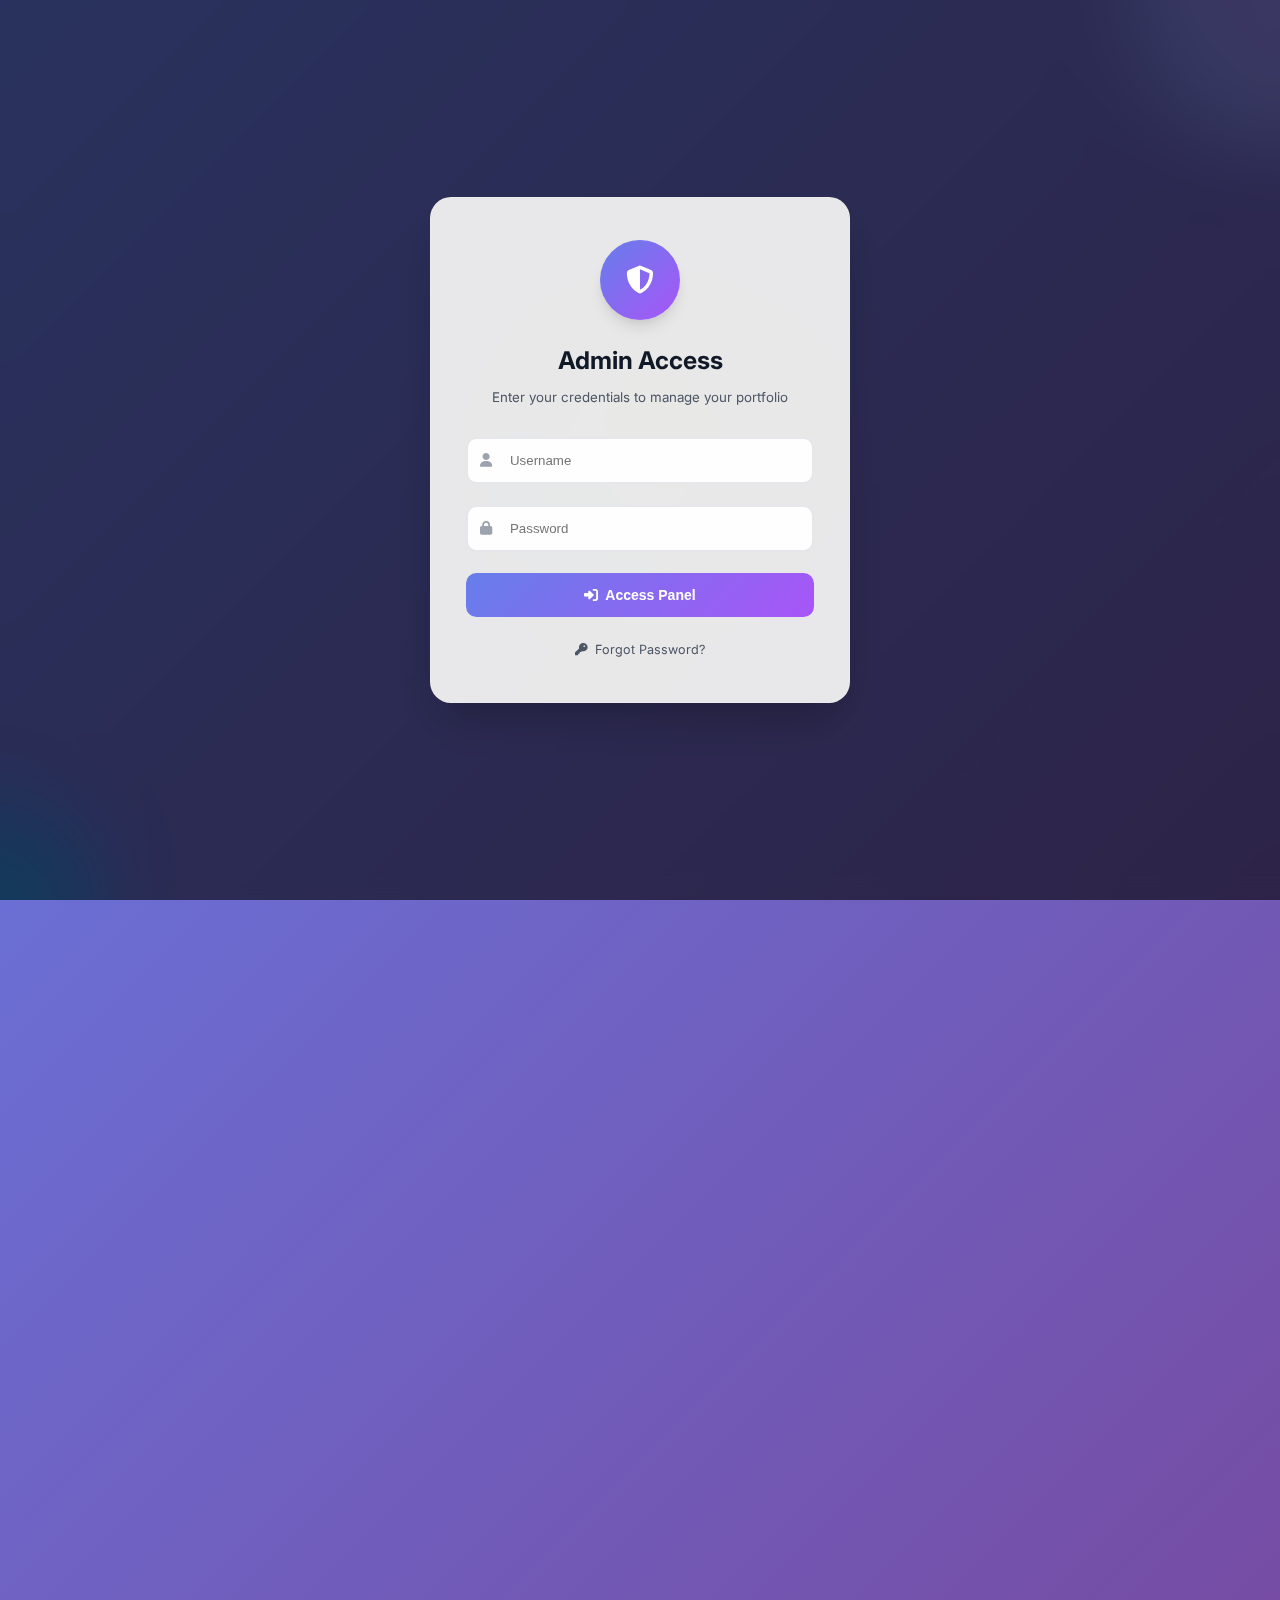
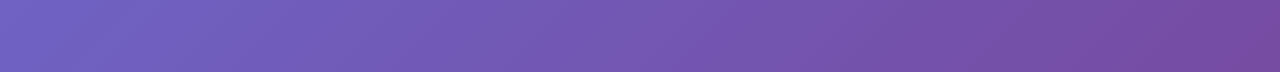
<file: admin.html>
<!DOCTYPE html>
<html lang="en">
<head>
  <meta charset="UTF-8" />
  <meta name="viewport" content="width=device-width, initial-scale=1.0, viewport-fit=cover"/>
  <meta name="description" content="Modern Admin Panel - Portfolio Management System with advanced features" />
  <meta name="robots" content="noindex, nofollow" />
  <meta name="author" content="Portfolio Admin" />
  
  <title>Admin Panel - Portfolio Management</title>
  
  <!-- PWA Manifest -->
  <link rel="manifest" href="manifest.json" />
  
  <!-- Apple PWA Meta Tags -->
  <meta name="apple-mobile-web-app-capable" content="yes" />
  <meta name="apple-mobile-web-app-status-bar-style" content="black-translucent" />
  <meta name="apple-mobile-web-app-title" content="Admin Panel" />
  <link rel="apple-touch-icon" href="img/logo.png" />
  
  <!-- Preconnect for performance -->
  <link rel="preconnect" href="https://fonts.googleapis.com">
  <link rel="preconnect" href="https://fonts.gstatic.com" crossorigin>
  <link rel="preconnect" href="https://cdnjs.cloudflare.com">
  
  <!-- Google Fonts with display=swap for better performance -->
  <link href="https://fonts.googleapis.com/css2?family=Inter:wght@300;400;500;600;700&family=Poppins:wght@300;400;500;600;700&display=swap" rel="stylesheet" />
  
  <!-- Stylesheets -->
  <link rel="stylesheet" href="admin.css" />
  <link href="https://cdnjs.cloudflare.com/ajax/libs/font-awesome/6.5.0/css/all.min.css" rel="stylesheet" />
  
  <!-- Favicon -->
  <link rel="icon" type="image/png" href="img/logo.png" />
  <link rel="shortcut icon" href="img/logo.png" />
  
  <!-- Security Headers -->
  <meta http-equiv="X-Content-Type-Options" content="nosniff">
  <meta http-equiv="X-Frame-Options" content="DENY">
  <meta http-equiv="X-XSS-Protection" content="1; mode=block">
  <meta http-equiv="Referrer-Policy" content="strict-origin-when-cross-origin">
  
  <!-- Theme Colors -->
  <meta name="theme-color" content="#667eea">
  <meta name="msapplication-TileColor" content="#667eea">
  <meta name="msapplication-navbutton-color" content="#667eea">
  
  <!-- Preload critical resources -->
  <link rel="preload" href="admin.js" as="script">
  <link rel="preload" href="admin.css" as="style">
</head>
<body>
  <!-- Skip Link for Accessibility -->
  <a href="#main-content" class="skip-link">Skip to main content</a>

  <!-- Animated Background -->
  <div class="admin-background" aria-hidden="true">
    <div class="gradient-orb orb-1"></div>
    <div class="gradient-orb orb-2"></div>
    <div class="gradient-orb orb-3"></div>
  </div>

  <!-- Login Modal -->
  <div id="loginModal" class="modal active">
    <div class="login-container">
      <form class="admin-login-form" id="adminLoginForm" autocomplete="off">
        <div class="login-header">
          <div class="login-icon">
            <i class="fas fa-shield-alt"></i>
          </div>
          <h2>Admin Access</h2>
          <p>Enter your credentials to manage your portfolio</p>
        </div>
        <div class="input-group">
          <i class="fas fa-user"></i>
          <input type="text" id="admin-username" name="username" placeholder="Username" required />
          <span class="input-highlight"></span>
        </div>
        <div class="input-group">
          <i class="fas fa-lock"></i>
          <input type="password" id="admin-password" name="password" placeholder="Password" required />
          <span class="input-highlight"></span>
        </div>
        <button type="submit" class="login-btn">
          <span class="btn-text">
            <i class="fas fa-sign-in-alt"></i>
            Access Panel
          </span>
          <div class="btn-ripple"></div>
        </button>
        <div class="forgot-password">
          <a href="#" id="forgotPasswordLink">
            <i class="fas fa-key"></i>
            Forgot Password?
          </a>
        </div>
        <div id="adminLoginMsg"></div>
      </form>
    </div>
  </div>

  <!-- Forgot Password Modal -->
  <div id="forgotPasswordModal" class="modal">
    <div class="login-container">
      <form class="admin-login-form" id="forgotPasswordForm" autocomplete="off">
        <div class="login-header">
          <i class="fas fa-unlock-alt"></i>
          <h2>Reset Password</h2>
          <p>Enter your secret key to reset your password</p>
        </div>
        <div class="input-group">
          <i class="fas fa-key"></i>
          <input type="text" id="secret-key" name="secretKey" placeholder="Secret Key" required />
        </div>
        <div class="input-group">
          <i class="fas fa-lock"></i>
          <input type="password" id="new-password" name="newPassword" placeholder="New Password" required />
        </div>
        <div class="input-group">
          <i class="fas fa-lock"></i>
          <input type="password" id="confirm-password" name="confirmPassword" placeholder="Confirm New Password" required />
        </div>
        <button type="submit" class="login-btn">
          <i class="fas fa-check"></i>
          Reset Password
        </button>
        <div class="forgot-password">
          <a href="#" id="backToLoginLink">
            <i class="fas fa-arrow-left"></i>
            Back to Login
          </a>
        </div>
        <div id="forgotPasswordMsg"></div>
      </form>
    </div>
  </div>

  <!-- Admin Panel -->
  <div class="admin-container">
    <!-- Theme Toggle -->
    <div class="theme-toggle" id="themeToggle">
      <i class="fas fa-moon" id="themeIcon"></i>
      <span id="themeText">Dark</span>
    </div>

    <!-- Mobile Header -->
    <div class="mobile-header">
      <button class="mobile-menu-btn" id="mobileMenuBtn">
        <i class="fas fa-bars"></i>
      </button>
      <h1>Admin Panel</h1>
      <div class="mobile-profile">
        <i class="fas fa-user-circle"></i>
      </div>
    </div>

    <!-- Sidebar -->
    <div class="sidebar" id="sidebar">
      <div class="sidebar-header">
        <div class="logo-container">
          <img src="img/logo.png" alt="Logo" class="sidebar-logo" />
          <h2><i class="fas fa-cog"></i> Portfolio Admin</h2>
        </div>
        <button class="close-sidebar" id="closeSidebarBtn">
          <i class="fas fa-times"></i>
        </button>
      </div>
      <nav class="sidebar-nav">
        <a href="#" class="nav-item active" data-section="dashboard">
          <div class="nav-icon">
            <i class="fas fa-tachometer-alt"></i>
          </div>
          <span>Dashboard</span>
          <div class="nav-indicator"></div>
        </a>
        <a href="#" class="nav-item" data-section="users">
          <div class="nav-icon">
            <i class="fas fa-users"></i>
          </div>
          <span>Manage Users</span>
          <div class="nav-indicator"></div>
        </a>
        <a href="#" class="nav-item" data-section="skills">
          <div class="nav-icon">
            <i class="fas fa-code"></i>
          </div>
          <span>Technical Skills</span>
          <div class="nav-indicator"></div>
        </a>
        <a href="#" class="nav-item" data-section="projects">
          <div class="nav-icon">
            <i class="fas fa-project-diagram"></i>
          </div>
          <span>Projects</span>
          <div class="nav-indicator"></div>
        </a>
        <a href="#" class="nav-item" data-section="certifications">
          <div class="nav-icon">
            <i class="fas fa-certificate"></i>
          </div>
          <span>Certifications</span>
          <div class="nav-indicator"></div>
        </a>
        <div class="nav-divider"></div>
        <a href="#" class="nav-item" id="changePwdLink">
          <div class="nav-icon">
            <i class="fas fa-key"></i>
          </div>
          <span>Change Password</span>
          <div class="nav-indicator"></div>
        </a>
        <a href="index.aspx" class="nav-item" target="_blank">
          <div class="nav-icon">
            <i class="fas fa-external-link-alt"></i>
          </div>
          <span>View Portfolio</span>
          <div class="nav-indicator"></div>
        </a>
        <a href="#" class="nav-item logout-item" id="logoutBtn">
          <div class="nav-icon">
            <i class="fas fa-sign-out-alt"></i>
          </div>
          <span>Logout</span>
          <div class="nav-indicator"></div>
        </a>
      </nav>
    </div>

    <!-- Main Content -->
    <div class="main-content">
      <!-- Dashboard Section -->
      <div class="content-section active" id="dashboard-section">
        <div class="page-header">
          <div class="header-content">
            <h1><i class="fas fa-tachometer-alt"></i> Dashboard</h1>
            <p>Welcome to your portfolio management center</p>
          </div>
          <div class="header-actions">
            <div class="theme-toggle" id="themeToggle">
              <i class="fas fa-moon" id="themeIcon"></i>
              <span id="themeText">Dark Mode</span>
            </div>
            <span class="last-updated">Last updated: <span id="lastUpdated">Just now</span></span>
          </div>
        </div>
        <div class="dashboard-cards">
          <div class="dashboard-card skills-card">
            <div class="card-icon">
              <i class="fas fa-code"></i>
            </div>
            <div class="card-content">
              <h3 id="totalSkills">12</h3>
              <p>Technical Skills</p>
            </div>
            <div class="card-trend">
              <i class="fas fa-arrow-up"></i>
              <span>+2 this month</span>
            </div>
          </div>
          <div class="dashboard-card projects-card">
            <div class="card-icon">
              <i class="fas fa-project-diagram"></i>
            </div>
            <div class="card-content">
              <h3 id="totalProjects">8</h3>
              <p>Projects</p>
            </div>
            <div class="card-trend">
              <i class="fas fa-arrow-up"></i>
              <span>+1 this week</span>
            </div>
          </div>
          <div class="dashboard-card certs-card">
            <div class="card-icon">
              <i class="fas fa-certificate"></i>
            </div>
            <div class="card-content">
              <h3 id="totalCerts">6</h3>
              <p>Certifications</p>
            </div>
            <div class="card-trend">
              <i class="fas fa-arrow-up"></i>
              <span>+1 this month</span>
            </div>
          </div>
          <div class="dashboard-card users-card">
            <div class="card-icon">
              <i class="fas fa-users"></i>
            </div>
            <div class="card-content">
              <h3 id="totalUsers">2</h3>
              <p>Admin Users</p>
            </div>
            <div class="card-trend">
              <i class="fas fa-minus"></i>
              <span>No change</span>
            </div>
          </div>
        </div>
          <div class="dashboard-card">
            <div class="card-icon">
              <i class="fas fa-code"></i>
            </div>
            <div class="card-content">
              <h3 id="totalSkills">0</h3>
              <p>Technical Skills</p>
            </div>
          </div>
          <div class="dashboard-card">
            <div class="card-icon">
              <i class="fas fa-project-diagram"></i>
            </div>
            <div class="card-content">
              <h3 id="totalProjects">0</h3>
              <p>Projects</p>
            </div>
          </div>
          <div class="dashboard-card">
            <div class="card-icon">
              <i class="fas fa-certificate"></i>
            </div>
            <div class="card-content">
              <h3 id="totalCerts">0</h3>
              <p>Certifications</p>
            </div>
          </div>
        </div>
        
        <!-- Quick Stats -->
        <div class="quick-stats">
          <div class="stats-card">
            <h3>Recent Activity</h3>
            <ul id="recentActivity">
              <li><i class="fas fa-plus"></i> System initialized</li>
            </ul>
          </div>
          <div class="stats-card">
            <h3>System Info</h3>
            <div class="system-info">
              <p><strong>Version:</strong> 2.0.0</p>
              <p><strong>Status:</strong> <span class="status-online">Online</span></p>
              <p><strong>Uptime:</strong> <span id="uptime">Active</span></p>
            </div>
          </div>
        </div>
      </div>

      <!-- Users Management Section -->
      <div class="content-section" id="users-section">
        <div class="page-header">
          <div>
            <h1><i class="fas fa-users"></i> Manage Users</h1>
            <p>Add, edit, and manage system users</p>
          </div>
          <button class="add-btn" id="addUserBtn">
            <i class="fas fa-plus"></i>
            Add User
          </button>
        </div>
        <div class="table-container">
          <table id="userTable" class="modern-table">
            <thead>
              <tr>
                <th>ID</th>
                <th>Name</th>
                <th>Email</th>
                <th>Role</th>
                <th>Actions</th>
              </tr>
            </thead>
            <tbody>
              <!-- JS will populate -->
            </tbody>
          </table>
        </div>
      </div>

      <!-- Technical Skills Section -->
      <div class="content-section" id="skills-section">
        <div class="page-header">
          <div>
            <h1><i class="fas fa-code"></i> Technical Skills</h1>
            <p>Manage programming languages, frameworks, and technologies</p>
          </div>
          <button class="add-btn" id="addSkillBtn">
            <i class="fas fa-plus"></i>
            Add Skill
          </button>
        </div>
        <div class="skills-categories">
          <div class="category-tabs">
            <button class="tab-btn active" data-category="all">All Skills</button>
            <button class="tab-btn" data-category="Programming Languages">Languages</button>
            <button class="tab-btn" data-category="Frameworks & Libraries">Frameworks</button>
            <button class="tab-btn" data-category="Tools & Technologies">Tools</button>
          </div>
        </div>
        <div class="table-container">
          <table id="skillsTable" class="modern-table">
            <thead>
              <tr>
                <th>ID</th>
                <th>Skill Name</th>
                <th>Category</th>
                <th>Proficiency</th>
                <th>Icon</th>
                <th>Actions</th>
              </tr>
            </thead>
            <tbody>
              <!-- JS will populate -->
            </tbody>
          </table>
        </div>
      </div>

      <!-- Projects Section -->
      <div class="content-section" id="projects-section">
        <div class="page-header">
          <div>
            <h1><i class="fas fa-project-diagram"></i> Projects</h1>
            <p>Manage portfolio projects and showcases</p>
          </div>
          <button class="add-btn" id="addProjectBtn">
            <i class="fas fa-plus"></i>
            Add Project
          </button>
        </div>
        <div class="projects-grid" id="projectsGrid">
          <!-- JS will populate project cards -->
        </div>
        <div class="table-container">
          <table id="projectsTable" class="modern-table">
            <thead>
              <tr>
                <th>ID</th>
                <th>Title</th>
                <th>Category</th>
                <th>Technologies</th>
                <th>Status</th>
                <th>Actions</th>
              </tr>
            </thead>
            <tbody>
              <!-- JS will populate -->
            </tbody>
          </table>
        </div>
      </div>

      <!-- Certifications Section -->
      <div class="content-section" id="certifications-section">
        <div class="page-header">
          <div>
            <h1><i class="fas fa-certificate"></i> Certifications & Achievements</h1>
            <p>Manage professional certifications and achievements</p>
          </div>
          <button class="add-btn" id="addCertBtn">
            <i class="fas fa-plus"></i>
            Add Certification
          </button>
        </div>
        <div class="cert-filters">
          <button class="filter-btn active" data-filter="all">All</button>
          <button class="filter-btn" data-filter="Certification">Certifications</button>
          <button class="filter-btn" data-filter="Achievement">Achievements</button>
          <button class="filter-btn" data-filter="Award">Awards</button>
        </div>
        <div class="table-container">
          <table id="certificationsTable" class="modern-table">
            <thead>
              <tr>
                <th>ID</th>
                <th>Title</th>
                <th>Type</th>
                <th>Issuer</th>
                <th>Date</th>
                <th>Actions</th>
              </tr>
            </thead>
            <tbody>
              <!-- JS will populate -->
            </tbody>
          </table>
        </div>
      </div>
    </div>
  </div>

  <!-- Add/Edit User Modal -->
  <div id="userModal" class="modal">
    <div class="modal-content">
      <form class="user-form" id="userForm">
        <div class="modal-header">
          <h2 id="userFormTitle"><i class="fas fa-user-plus"></i> Add User</h2>
          <button type="button" class="close-btn" id="cancelUserBtn">
            <i class="fas fa-times"></i>
          </button>
        </div>
        <input type="hidden" id="userId" />
        <div class="form-grid">
          <div class="input-group">
            <i class="fas fa-user"></i>
            <input type="text" id="userName" placeholder="Full Name" required />
          </div>
          <div class="input-group">
            <i class="fas fa-envelope"></i>
            <input type="email" id="userEmail" placeholder="Email Address" required />
          </div>
          <div class="input-group">
            <i class="fas fa-briefcase"></i>
            <input type="text" id="userRole" placeholder="Role (e.g., Admin, Editor)" required />
          </div>
        </div>
        <div class="modal-actions">
          <button type="submit" class="save-btn">
            <i class="fas fa-save"></i>
            Save User
          </button>
          <button type="button" class="cancel-btn" onclick="document.getElementById('cancelUserBtn').click()">
            <i class="fas fa-times"></i>
            Cancel
          </button>
        </div>
      </form>
    </div>
  </div>
  <!-- Change Password Modal -->
  <div id="pwdModal" class="modal">
    <div class="modal-content">
      <form class="user-form" id="pwdForm">
        <div class="modal-header">
          <h2><i class="fas fa-key"></i> Change Password</h2>
          <button type="button" class="close-btn" id="cancelPwdBtn">
            <i class="fas fa-times"></i>
          </button>
        </div>
        <div class="form-grid">
          <div class="input-group">
            <i class="fas fa-lock"></i>
            <input type="password" id="oldPwd" placeholder="Current Password" required />
          </div>
          <div class="input-group">
            <i class="fas fa-key"></i>
            <input type="password" id="newPwd" placeholder="New Password" required />
          </div>
        </div>
        <div class="modal-actions">
          <button type="submit" class="save-btn">
            <i class="fas fa-check"></i>
            Update Password
          </button>
          <button type="button" class="cancel-btn" onclick="document.getElementById('cancelPwdBtn').click()">
            <i class="fas fa-times"></i>
            Cancel
          </button>
        </div>
        <div id="pwdMsg"></div>
      </form>
    </div>
  </div>

  <!-- Skills Modal -->
  <div id="skillModal" class="modal">
    <div class="modal-content">
      <form class="skill-form" id="skillForm">
        <div class="modal-header">
          <h2 id="skillFormTitle"><i class="fas fa-code"></i> Add Technical Skill</h2>
          <button type="button" class="close-btn" id="cancelSkillBtn">
            <i class="fas fa-times"></i>
          </button>
        </div>
        <input type="hidden" id="skillId" />
        <div class="form-grid">
          <div class="input-group">
            <i class="fas fa-tag"></i>
            <input type="text" id="skillName" placeholder="Skill Name (e.g., JavaScript)" required />
          </div>
          <div class="input-group">
            <i class="fas fa-list"></i>
            <select id="skillCategory" required>
              <option value="">Select Category</option>
              <option value="Programming Languages">Programming Languages</option>
              <option value="Frameworks & Libraries">Frameworks & Libraries</option>
              <option value="Tools & Technologies">Tools & Technologies</option>
              <option value="Databases">Databases</option>
            </select>
          </div>
          <div class="input-group">
            <i class="fas fa-star"></i>
            <select id="skillProficiency" required>
              <option value="">Select Proficiency</option>
              <option value="Beginner">Beginner</option>
              <option value="Intermediate">Intermediate</option>
              <option value="Advanced">Advanced</option>
              <option value="Expert">Expert</option>
            </select>
          </div>
          <div class="input-group">
            <i class="fas fa-image"></i>
            <input type="text" id="skillIcon" placeholder="Icon class (e.g., fab fa-js-square)" />
          </div>
          <div class="input-group">
            <i class="fas fa-link"></i>
            <input type="url" id="skillImageUrl" placeholder="Image URL (optional)" />
          </div>
        </div>
        <div class="modal-actions">
          <button type="submit" class="save-btn">
            <i class="fas fa-save"></i>
            Save Skill
          </button>
          <button type="button" class="cancel-btn" onclick="document.getElementById('cancelSkillBtn').click()">
            <i class="fas fa-times"></i>
            Cancel
          </button>
        </div>
      </form>
    </div>
  </div>

  <!-- Project Modal -->
  <div id="projectModal" class="modal">
    <div class="modal-content large-modal">
      <form class="project-form" id="projectForm">
        <div class="modal-header">
          <h2 id="projectFormTitle"><i class="fas fa-project-diagram"></i> Add Project</h2>
          <button type="button" class="close-btn" id="cancelProjectBtn">
            <i class="fas fa-times"></i>
          </button>
        </div>
        <input type="hidden" id="projectId" />
        <div class="form-grid">
          <div class="input-group">
            <i class="fas fa-heading"></i>
            <input type="text" id="projectTitle" placeholder="Project Title" required />
          </div>
          <div class="input-group">
            <i class="fas fa-tag"></i>
            <input type="text" id="projectCategory" placeholder="Category (e.g., Web App, Mobile App)" required />
          </div>
          <div class="input-group">
            <i class="fas fa-tools"></i>
            <input type="text" id="projectTechnologies" placeholder="Technologies (comma separated)" required />
          </div>
          <div class="input-group">
            <i class="fas fa-info-circle"></i>
            <select id="projectStatus" required>
              <option value="">Select Status</option>
              <option value="Completed">Completed</option>
              <option value="In Progress">In Progress</option>
              <option value="Planning">Planning</option>
              <option value="On Hold">On Hold</option>
            </select>
          </div>
          <div class="input-group">
            <i class="fas fa-image"></i>
            <input type="url" id="projectImage" placeholder="Project Image URL" />
          </div>
          <div class="input-group">
            <i class="fas fa-link"></i>
            <input type="url" id="projectLiveUrl" placeholder="Live Demo URL (optional)" />
          </div>
          <div class="input-group">
            <i class="fab fa-github"></i>
            <input type="url" id="projectGithubUrl" placeholder="GitHub Repository URL (optional)" />
          </div>
          <div class="input-group full-width">
            <i class="fas fa-align-left"></i>
            <textarea id="projectDescription" placeholder="Project Description" rows="4" required></textarea>
          </div>
        </div>
        <div class="modal-actions">
          <button type="submit" class="save-btn">
            <i class="fas fa-save"></i>
            Save Project
          </button>
          <button type="button" class="cancel-btn" onclick="document.getElementById('cancelProjectBtn').click()">
            <i class="fas fa-times"></i>
            Cancel
          </button>
        </div>
      </form>
    </div>
  </div>

  <!-- Certification Modal -->
  <div id="certModal" class="modal">
    <div class="modal-content">
      <form class="cert-form" id="certForm">
        <div class="modal-header">
          <h2 id="certFormTitle"><i class="fas fa-certificate"></i> Add Certification</h2>
          <button type="button" class="close-btn" id="cancelCertBtn">
            <i class="fas fa-times"></i>
          </button>
        </div>
        <input type="hidden" id="certId" />
        <div class="form-grid">
          <div class="input-group">
            <i class="fas fa-heading"></i>
            <input type="text" id="certTitle" placeholder="Certification/Achievement Title" required />
          </div>
          <div class="input-group">
            <i class="fas fa-tag"></i>
            <select id="certType" required>
              <option value="">Select Type</option>
              <option value="Certification">Certification</option>
              <option value="Achievement">Achievement</option>
              <option value="Award">Award</option>
              <option value="Honor">Honor</option>
            </select>
          </div>
          <div class="input-group">
            <i class="fas fa-building"></i>
            <input type="text" id="certIssuer" placeholder="Issuing Organization" required />
          </div>
          <div class="input-group">
            <i class="fas fa-calendar"></i>
            <input type="date" id="certDate" required />
          </div>
          <div class="input-group">
            <i class="fas fa-calendar"></i>
            <input type="date" id="certExpiryDate" placeholder="Expiry Date (if applicable)" />
          </div>
          <div class="input-group">
            <i class="fas fa-image"></i>
            <input type="url" id="certImage" placeholder="Certificate Image URL" />
          </div>
          <div class="input-group">
            <i class="fas fa-external-link-alt"></i>
            <input type="url" id="certVerificationUrl" placeholder="Verification URL (optional)" />
          </div>
          <div class="input-group full-width">
            <i class="fas fa-align-left"></i>
            <textarea id="certDescription" placeholder="Description (optional)" rows="3"></textarea>
          </div>
        </div>
        <div class="modal-actions">
          <button type="submit" class="save-btn">
            <i class="fas fa-save"></i>
            Save Certification
          </button>
          <button type="button" class="cancel-btn" onclick="document.getElementById('cancelCertBtn').click()">
            <i class="fas fa-times"></i>
            Cancel
          </button>
        </div>
      </form>
    </div>
  </div>

  <script src="admin.js"></script>
</body>
</html>
</file>
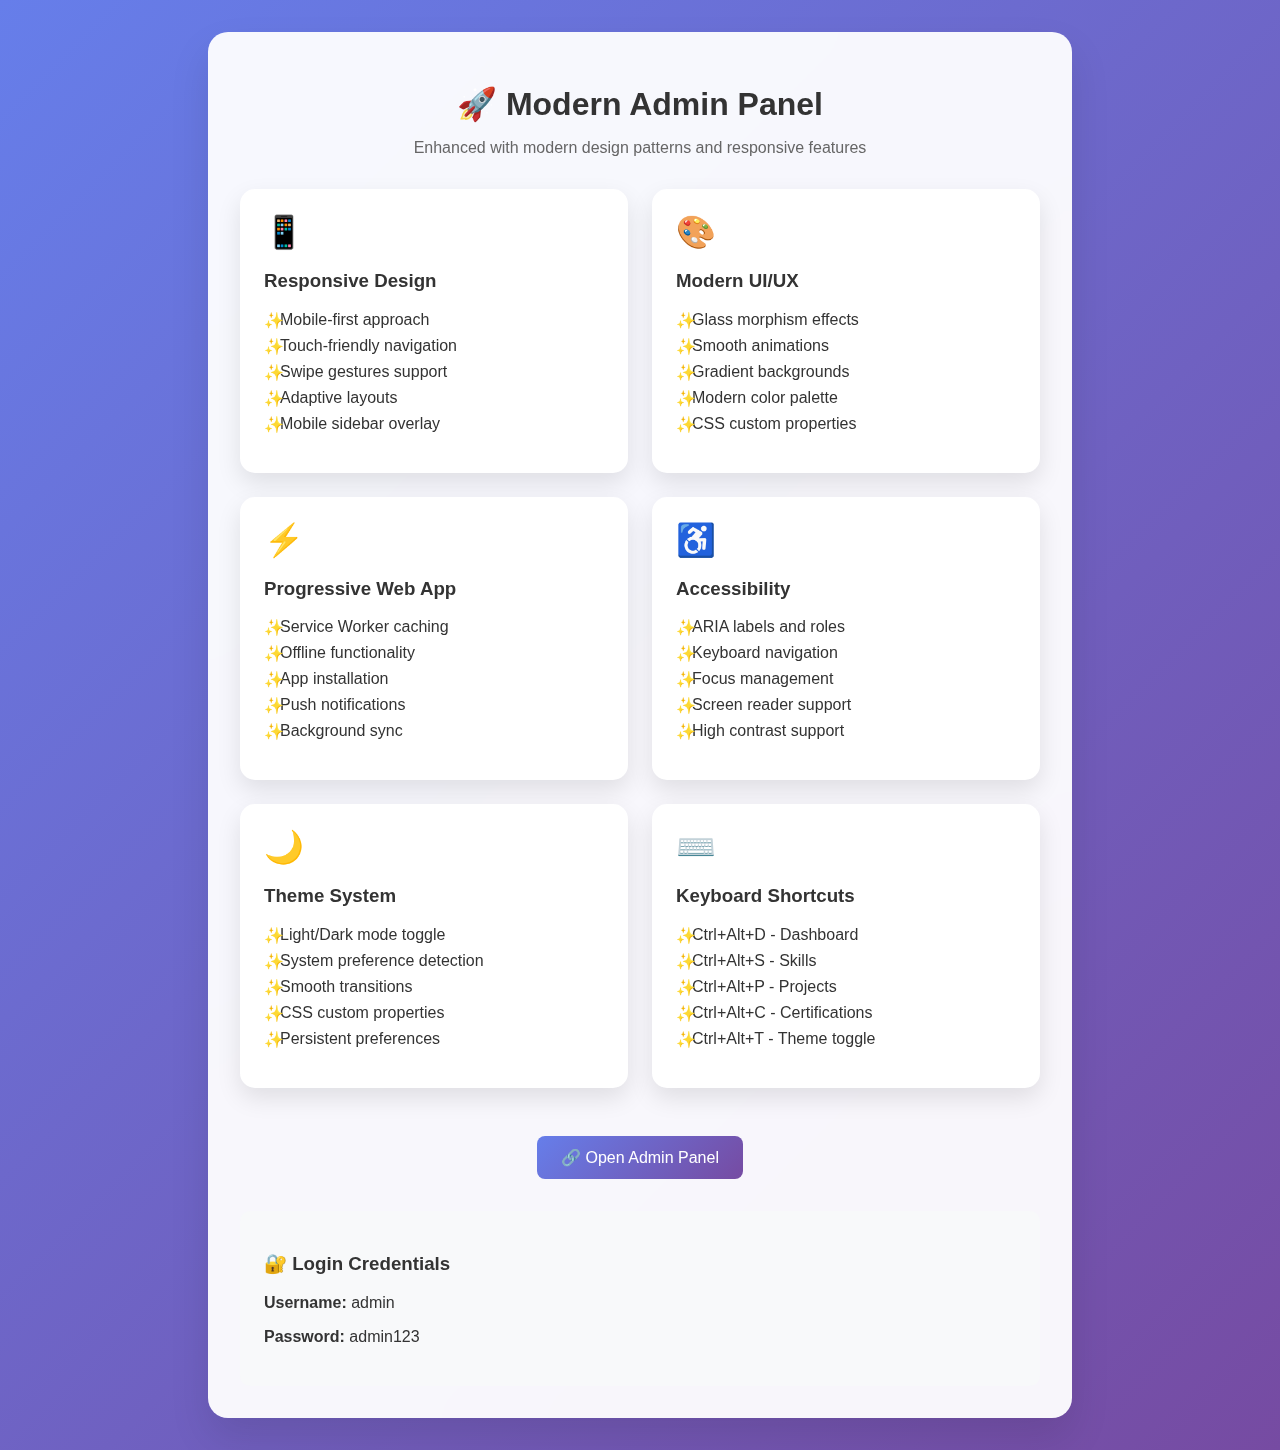
<file: demo.html>
<!DOCTYPE html>
<html lang="en">
<head>
    <meta charset="UTF-8">
    <meta name="viewport" content="width=device-width, initial-scale=1.0">
    <title>Modern Admin Panel Features Demo</title>
    <style>
        body {
            font-family: 'Inter', sans-serif;
            background: linear-gradient(135deg, #667eea 0%, #764ba2 100%);
            color: #333;
            margin: 0;
            padding: 2rem;
            min-height: 100vh;
        }
        
        .demo-container {
            max-width: 800px;
            margin: 0 auto;
            background: rgba(255, 255, 255, 0.95);
            backdrop-filter: blur(20px);
            border-radius: 20px;
            padding: 2rem;
            box-shadow: 0 20px 40px rgba(0, 0, 0, 0.1);
        }
        
        .feature-grid {
            display: grid;
            grid-template-columns: repeat(auto-fit, minmax(300px, 1fr));
            gap: 1.5rem;
            margin-top: 2rem;
        }
        
        .feature-card {
            background: white;
            border-radius: 15px;
            padding: 1.5rem;
            box-shadow: 0 10px 25px rgba(0, 0, 0, 0.1);
            transition: transform 0.3s ease;
        }
        
        .feature-card:hover {
            transform: translateY(-5px);
        }
        
        .feature-icon {
            font-size: 2rem;
            margin-bottom: 1rem;
        }
        
        h1 {
            text-align: center;
            color: #333;
            margin-bottom: 0.5rem;
        }
        
        .subtitle {
            text-align: center;
            color: #666;
            margin-bottom: 2rem;
        }
        
        .demo-link {
            display: inline-block;
            background: linear-gradient(135deg, #667eea, #764ba2);
            color: white;
            padding: 12px 24px;
            border-radius: 8px;
            text-decoration: none;
            margin-top: 1rem;
            transition: all 0.3s ease;
        }
        
        .demo-link:hover {
            transform: translateY(-2px);
            box-shadow: 0 10px 20px rgba(102, 126, 234, 0.3);
        }
        
        ul {
            list-style: none;
            padding-left: 0;
        }
        
        li {
            margin: 0.5rem 0;
            padding-left: 1rem;
            position: relative;
        }
        
        li::before {
            content: "✨";
            position: absolute;
            left: 0;
        }
    </style>
</head>
<body>
    <div class="demo-container">
        <h1>🚀 Modern Admin Panel</h1>
        <p class="subtitle">Enhanced with modern design patterns and responsive features</p>
        
        <div class="feature-grid">
            <div class="feature-card">
                <div class="feature-icon">📱</div>
                <h3>Responsive Design</h3>
                <ul>
                    <li>Mobile-first approach</li>
                    <li>Touch-friendly navigation</li>
                    <li>Swipe gestures support</li>
                    <li>Adaptive layouts</li>
                    <li>Mobile sidebar overlay</li>
                </ul>
            </div>
            
            <div class="feature-card">
                <div class="feature-icon">🎨</div>
                <h3>Modern UI/UX</h3>
                <ul>
                    <li>Glass morphism effects</li>
                    <li>Smooth animations</li>
                    <li>Gradient backgrounds</li>
                    <li>Modern color palette</li>
                    <li>CSS custom properties</li>
                </ul>
            </div>
            
            <div class="feature-card">
                <div class="feature-icon">⚡</div>
                <h3>Progressive Web App</h3>
                <ul>
                    <li>Service Worker caching</li>
                    <li>Offline functionality</li>
                    <li>App installation</li>
                    <li>Push notifications</li>
                    <li>Background sync</li>
                </ul>
            </div>
            
            <div class="feature-card">
                <div class="feature-icon">♿</div>
                <h3>Accessibility</h3>
                <ul>
                    <li>ARIA labels and roles</li>
                    <li>Keyboard navigation</li>
                    <li>Focus management</li>
                    <li>Screen reader support</li>
                    <li>High contrast support</li>
                </ul>
            </div>
            
            <div class="feature-card">
                <div class="feature-icon">🌙</div>
                <h3>Theme System</h3>
                <ul>
                    <li>Light/Dark mode toggle</li>
                    <li>System preference detection</li>
                    <li>Smooth transitions</li>
                    <li>CSS custom properties</li>
                    <li>Persistent preferences</li>
                </ul>
            </div>
            
            <div class="feature-card">
                <div class="feature-icon">⌨️</div>
                <h3>Keyboard Shortcuts</h3>
                <ul>
                    <li>Ctrl+Alt+D - Dashboard</li>
                    <li>Ctrl+Alt+S - Skills</li>
                    <li>Ctrl+Alt+P - Projects</li>
                    <li>Ctrl+Alt+C - Certifications</li>
                    <li>Ctrl+Alt+T - Theme toggle</li>
                </ul>
            </div>
        </div>
        
        <div style="text-align: center; margin-top: 2rem;">
            <a href="admin.html" class="demo-link">🔗 Open Admin Panel</a>
        </div>
        
        <div style="margin-top: 2rem; padding: 1.5rem; background: #f8f9fa; border-radius: 10px;">
            <h3>🔐 Login Credentials</h3>
            <p><strong>Username:</strong> admin</p>
            <p><strong>Password:</strong> admin123</p>
        </div>
    </div>
</body>
</html>
</file>
<file: admin.css>
/* ===== MODERN ADMIN PANEL STYLES ===== */

/* Reset and Base Styles */
* {
  margin: 0;
  padding: 0;
  box-sizing: border-box;
}

:root {
  /* Primary Color Palette - Based on Portfolio Theme */
  --primary-50: #f0f4ff;
  --primary-100: #e0edff;
  --primary-200: #c7ddff;
  --primary-300: #a4c8ff;
  --primary-400: #7c9eff;
  --primary-500: #667eea;
  --primary-600: #5a67d8;
  --primary-700: #4c51bf;
  --primary-800: #434190;
  --primary-900: #3c366b;

  /* Secondary Colors */
  --secondary-50: #faf5ff;
  --secondary-100: #f3e8ff;
  --secondary-200: #e9d5ff;
  --secondary-300: #d8b4fe;
  --secondary-400: #c084fc;
  --secondary-500: #a855f7;
  --secondary-600: #9333ea;
  --secondary-700: #7c3aed;
  --secondary-800: #6b21a8;
  --secondary-900: #581c87;

  /* Accent Colors */
  --accent-blue: #3b82f6;
  --accent-emerald: #10b981;
  --accent-amber: #f59e0b;
  --accent-rose: #f43f5e;
  --accent-cyan: #06b6d4;

  /* Neutral Colors */
  --gray-50: #f9fafb;
  --gray-100: #f3f4f6;
  --gray-200: #e5e7eb;
  --gray-300: #d1d5db;
  --gray-400: #9ca3af;
  --gray-500: #6b7280;
  --gray-600: #4b5563;
  --gray-700: #374151;
  --gray-800: #1f2937;
  --gray-900: #111827;

  /* Light Theme Variables */
  --bg-primary: linear-gradient(135deg, #667eea 0%, #764ba2 100%);
  --bg-secondary: rgba(255, 255, 255, 0.95);
  --bg-tertiary: var(--gray-50);
  --bg-glass: rgba(255, 255, 255, 0.8);
  --bg-glass-dark: rgba(255, 255, 255, 0.9);
  
  --text-primary: var(--gray-900);
  --text-secondary: var(--gray-600);
  --text-muted: var(--gray-400);
  --text-white: #ffffff;
  
  --border-light: var(--gray-200);
  --border-medium: var(--gray-300);
  --border-dark: var(--gray-400);
  
  --shadow-sm: 0 1px 3px 0 rgba(0, 0, 0, 0.1), 0 1px 2px 0 rgba(0, 0, 0, 0.06);
  --shadow-md: 0 4px 6px -1px rgba(0, 0, 0, 0.1), 0 2px 4px -1px rgba(0, 0, 0, 0.06);
  --shadow-lg: 0 10px 15px -3px rgba(0, 0, 0, 0.1), 0 4px 6px -2px rgba(0, 0, 0, 0.05);
  --shadow-xl: 0 20px 25px -5px rgba(0, 0, 0, 0.1), 0 10px 10px -5px rgba(0, 0, 0, 0.04);
  --shadow-2xl: 0 25px 50px -12px rgba(0, 0, 0, 0.25);
  
  --transition-fast: 0.15s ease-out;
  --transition-base: 0.3s ease-out;
  --transition-slow: 0.5s ease-out;
  
  --radius-sm: 0.375rem;
  --radius-md: 0.5rem;
  --radius-lg: 0.75rem;
  --radius-xl: 1rem;
  --radius-2xl: 1.5rem;
}

/* Dark Theme Variables */
[data-theme="dark"] {
  --bg-primary: linear-gradient(135deg, #1e293b 0%, #334155 100%);
  --bg-secondary: rgba(30, 41, 59, 0.95);
  --bg-tertiary: var(--gray-900);
  --bg-glass: rgba(30, 41, 59, 0.8);
  --bg-glass-dark: rgba(15, 23, 42, 0.9);
  
  --text-primary: var(--gray-100);
  --text-secondary: var(--gray-300);
  --text-muted: var(--gray-500);
  
  --border-light: var(--gray-700);
  --border-medium: var(--gray-600);
  --border-dark: var(--gray-500);
  
  --shadow-sm: 0 1px 3px 0 rgba(0, 0, 0, 0.2), 0 1px 2px 0 rgba(0, 0, 0, 0.12);
  --shadow-md: 0 4px 6px -1px rgba(0, 0, 0, 0.2), 0 2px 4px -1px rgba(0, 0, 0, 0.12);
  --shadow-lg: 0 10px 15px -3px rgba(0, 0, 0, 0.2), 0 4px 6px -2px rgba(0, 0, 0, 0.1);
  --shadow-xl: 0 20px 25px -5px rgba(0, 0, 0, 0.2), 0 10px 10px -5px rgba(0, 0, 0, 0.08);
  --shadow-2xl: 0 25px 50px -12px rgba(0, 0, 0, 0.4);
}

/* Enhanced Modern CSS Features */

/* Smooth scrolling for the entire page */
html {
  font-size: 14px;
  scroll-behavior: smooth;
}

body {
  font-family: 'Inter', 'Segoe UI', system-ui, -apple-system, sans-serif;
  background: var(--bg-primary);
  color: var(--text-primary);
  line-height: 1.6;
  min-height: 100vh;
  overflow-x: hidden;
  transition: var(--transition-base);
}

/* Enhanced glassmorphism effect */
.glass-effect {
  background: rgba(255, 255, 255, 0.1);
  backdrop-filter: blur(20px);
  border: 1px solid rgba(255, 255, 255, 0.2);
  box-shadow: 0 8px 32px 0 rgba(31, 38, 135, 0.37);
}

/* Modern card hover effects */
.modern-card {
  transition: all var(--transition-base) cubic-bezier(0.4, 0, 0.2, 1);
  position: relative;
  overflow: hidden;
}

.modern-card::before {
  content: '';
  position: absolute;
  top: 0;
  left: -100%;
  width: 100%;
  height: 100%;
  background: linear-gradient(90deg, transparent, rgba(255, 255, 255, 0.1), transparent);
  transition: left var(--transition-slow);
}

.modern-card:hover::before {
  left: 100%;
}

.modern-card:hover {
  transform: translateY(-8px) scale(1.02);
  box-shadow: var(--shadow-2xl);
}

/* Floating action button */
.fab {
  position: fixed;
  bottom: 2rem;
  right: 2rem;
  width: 60px;
  height: 60px;
  background: linear-gradient(135deg, var(--primary-500), var(--secondary-500));
  border: none;
  border-radius: 50%;
  color: white;
  font-size: 1.5rem;
  cursor: pointer;
  box-shadow: var(--shadow-lg);
  transition: var(--transition-base);
  z-index: 100;
  display: flex;
  align-items: center;
  justify-content: center;
}

.fab:hover {
  transform: scale(1.1) rotate(15deg);
  box-shadow: var(--shadow-2xl);
}

/* Progressive Web App features */
.pwa-banner {
  position: fixed;
  bottom: 0;
  left: 0;
  right: 0;
  background: var(--bg-glass-dark);
  backdrop-filter: blur(20px);
  padding: 1rem;
  border-top: 1px solid var(--border-light);
  transform: translateY(100%);
  transition: transform var(--transition-base);
  z-index: 1000;
}

.pwa-banner.show {
  transform: translateY(0);
}

.pwa-content {
  display: flex;
  align-items: center;
  justify-content: space-between;
  max-width: 1200px;
  margin: 0 auto;
}

.pwa-text {
  flex: 1;
  margin-right: 1rem;
}

.pwa-text h4 {
  font-size: 1rem;
  font-weight: 600;
  color: var(--text-primary);
  margin-bottom: 0.25rem;
}

.pwa-text p {
  font-size: 0.875rem;
  color: var(--text-secondary);
}

.pwa-actions {
  display: flex;
  gap: 0.5rem;
}

.pwa-btn {
  padding: 0.5rem 1rem;
  border: none;
  border-radius: var(--radius-md);
  font-size: 0.875rem;
  font-weight: 500;
  cursor: pointer;
  transition: var(--transition-fast);
}

.pwa-btn.primary {
  background: var(--primary-500);
  color: white;
}

.pwa-btn.secondary {
  background: transparent;
  color: var(--text-secondary);
  border: 1px solid var(--border-light);
}

/* Enhanced animations */
@keyframes slideInRight {
  from {
    transform: translateX(100%);
    opacity: 0;
  }
  to {
    transform: translateX(0);
    opacity: 1;
  }
}

@keyframes slideInLeft {
  from {
    transform: translateX(-100%);
    opacity: 0;
  }
  to {
    transform: translateX(0);
    opacity: 1;
  }
}

@keyframes slideInUp {
  from {
    transform: translateY(50px);
    opacity: 0;
  }
  to {
    transform: translateY(0);
    opacity: 1;
  }
}

@keyframes pulse {
  0% {
    transform: scale(1);
  }
  50% {
    transform: scale(1.05);
  }
  100% {
    transform: scale(1);
  }
}

@keyframes glow {
  0% {
    box-shadow: 0 0 5px var(--primary-500);
  }
  50% {
    box-shadow: 0 0 20px var(--primary-500), 0 0 30px var(--primary-500);
  }
  100% {
    box-shadow: 0 0 5px var(--primary-500);
  }
}

/* Animation classes */
.animate-slide-in-right {
  animation: slideInRight 0.5s ease-out;
}

.animate-slide-in-left {
  animation: slideInLeft 0.5s ease-out;
}

.animate-slide-in-up {
  animation: slideInUp 0.5s ease-out;
}

.animate-pulse {
  animation: pulse 2s infinite;
}

.animate-glow {
  animation: glow 2s infinite;
}

/* Intersection Observer animations */
.fade-in-section {
  opacity: 0;
  transform: translateY(20px);
  transition: opacity 0.6s ease-out, transform 0.6s ease-out;
}

.fade-in-section.is-visible {
  opacity: 1;
  transform: translateY(0);
}

/* Enhanced focus states for accessibility */
.focus-visible {
  outline: 2px solid var(--primary-500);
  outline-offset: 2px;
}

button:focus-visible,
input:focus-visible,
textarea:focus-visible,
select:focus-visible,
.nav-item:focus-visible {
  outline: 2px solid var(--primary-500);
  outline-offset: 2px;
}

/* Skip link for accessibility */
.skip-link {
  position: absolute;
  top: -40px;
  left: 6px;
  background: var(--primary-500);
  color: white;
  padding: 8px;
  text-decoration: none;
  border-radius: 4px;
  z-index: 1000;
  transition: top 0.3s;
}

.skip-link:focus {
  top: 6px;
}

/* Custom Scrollbar */
::-webkit-scrollbar {
  width: 8px;
  height: 8px;
}

::-webkit-scrollbar-track {
  background: transparent;
}

::-webkit-scrollbar-thumb {
  background: var(--primary-400);
  border-radius: 4px;
}

::-webkit-scrollbar-thumb:hover {
  background: var(--primary-500);
}

/* Animated Background */
.admin-background {
  position: fixed;
  top: 0;
  left: 0;
  width: 100%;
  height: 100%;
  z-index: -1;
  overflow: hidden;
}

.gradient-orb {
  position: absolute;
  border-radius: 50%;
  filter: blur(40px);
  animation: float 6s ease-in-out infinite;
  opacity: 0.8;
}

.orb-1 {
  width: 300px;
  height: 300px;
  background: linear-gradient(45deg, var(--primary-400), var(--secondary-400));
  top: -150px;
  right: -150px;
  animation-delay: 0s;
}

.orb-2 {
  width: 200px;
  height: 200px;
  background: linear-gradient(45deg, var(--accent-cyan), var(--accent-blue));
  bottom: -100px;
  left: -100px;
  animation-delay: 2s;
}

.orb-3 {
  width: 250px;
  height: 250px;
  background: linear-gradient(45deg, var(--accent-emerald), var(--accent-amber));
  top: 50%;
  left: 50%;
  transform: translate(-50%, -50%);
  animation-delay: 4s;
}

@keyframes float {
  0%, 100% { transform: translateY(0px) rotate(0deg); }
  33% { transform: translateY(-20px) rotate(5deg); }
  66% { transform: translateY(10px) rotate(-5deg); }
}

/* ===== LOGIN MODAL ===== */
.modal {
  position: fixed;
  top: 0;
  left: 0;
  width: 100%;
  height: 100%;
  background: rgba(0, 0, 0, 0.6);
  backdrop-filter: blur(10px);
  display: flex;
  align-items: center;
  justify-content: center;
  z-index: 1000;
  opacity: 0;
  visibility: hidden;
  transition: var(--transition-base);
}

.modal.active {
  opacity: 1;
  visibility: visible;
}

.login-container {
  background: var(--bg-glass-dark);
  padding: 3rem 2.5rem;
  border-radius: var(--radius-2xl);
  box-shadow: var(--shadow-2xl);
  backdrop-filter: blur(20px);
  border: 1px solid rgba(255, 255, 255, 0.2);
  width: 100%;
  max-width: 420px;
  transform: translateY(30px);
  transition: var(--transition-base);
}

.modal.active .login-container {
  transform: translateY(0);
}

.login-header {
  text-align: center;
  margin-bottom: 2rem;
}

.login-icon {
  width: 80px;
  height: 80px;
  background: linear-gradient(135deg, var(--primary-500), var(--secondary-500));
  border-radius: 50%;
  display: flex;
  align-items: center;
  justify-content: center;
  margin: 0 auto 1.5rem;
  box-shadow: var(--shadow-lg);
}

.login-icon i {
  font-size: 2rem;
  color: var(--text-white);
}

.login-header h2 {
  font-size: 1.75rem;
  font-weight: 700;
  color: var(--text-primary);
  margin-bottom: 0.5rem;
}

.login-header p {
  color: var(--text-secondary);
  font-size: 0.95rem;
}

.input-group {
  position: relative;
  margin-bottom: 1.5rem;
}

.input-group i {
  position: absolute;
  left: 1rem;
  top: 50%;
  transform: translateY(-50%);
  color: var(--text-muted);
  z-index: 2;
  transition: var(--transition-fast);
}

.input-group input {
  width: 100%;
  padding: 1rem 1rem 1rem 3rem;
  border: 2px solid var(--border-light);
  border-radius: var(--radius-lg);
  background: var(--bg-secondary);
  color: var(--text-primary);
  font-size: 0.95rem;
  transition: var(--transition-fast);
  position: relative;
  z-index: 1;
}

.input-group input:focus {
  outline: none;
  border-color: var(--primary-500);
  box-shadow: 0 0 0 3px rgba(102, 126, 234, 0.1);
}

.input-group input:focus + .input-highlight {
  opacity: 1;
  transform: scaleX(1);
}

.input-group input:focus ~ i {
  color: var(--primary-500);
}

.input-highlight {
  position: absolute;
  bottom: 0;
  left: 0;
  height: 2px;
  width: 100%;
  background: linear-gradient(90deg, var(--primary-500), var(--secondary-500));
  border-radius: 1px;
  opacity: 0;
  transform: scaleX(0);
  transition: var(--transition-fast);
}

.login-btn {
  width: 100%;
  padding: 1rem;
  background: linear-gradient(135deg, var(--primary-500), var(--secondary-500));
  color: var(--text-white);
  border: none;
  border-radius: var(--radius-lg);
  font-size: 1rem;
  font-weight: 600;
  cursor: pointer;
  position: relative;
  overflow: hidden;
  transition: var(--transition-fast);
  margin-bottom: 1.5rem;
}

.login-btn:hover {
  transform: translateY(-2px);
  box-shadow: var(--shadow-lg);
}

.login-btn:active {
  transform: translateY(0);
}

.btn-text {
  position: relative;
  z-index: 2;
  display: flex;
  align-items: center;
  justify-content: center;
  gap: 0.5rem;
}

.btn-ripple {
  position: absolute;
  top: 0;
  left: 0;
  width: 100%;
  height: 100%;
  background: linear-gradient(135deg, rgba(255,255,255,0.2), rgba(255,255,255,0.1));
  transform: translateX(-100%);
  transition: var(--transition-base);
}

.login-btn:hover .btn-ripple {
  transform: translateX(0);
}

.forgot-password {
  text-align: center;
}

.forgot-password a {
  color: var(--text-secondary);
  text-decoration: none;
  font-size: 0.9rem;
  display: inline-flex;
  align-items: center;
  gap: 0.5rem;
  transition: var(--transition-fast);
}

.forgot-password a:hover {
  color: var(--primary-500);
}

#adminLoginMsg {
  margin-top: 1rem;
  padding: 0.75rem;
  border-radius: var(--radius-md);
  text-align: center;
  font-size: 0.9rem;
  display: none;
}

#adminLoginMsg.error {
  background: rgba(244, 63, 94, 0.1);
  color: var(--accent-rose);
  border: 1px solid rgba(244, 63, 94, 0.2);
}

#adminLoginMsg.success {
  background: rgba(16, 185, 129, 0.1);
  color: var(--accent-emerald);
  border: 1px solid rgba(16, 185, 129, 0.2);
}

/* ===== ADMIN PANEL ===== */
.admin-container {
  display: flex;
  min-height: 100vh;
  opacity: 0;
  visibility: hidden;
  transition: var(--transition-base);
}

.admin-container.active {
  opacity: 1;
  visibility: visible;
}

/* Theme Toggle */
.theme-toggle {
  position: fixed;
  top: 1.5rem;
  right: 1.5rem;
  background: var(--bg-glass);
  border: 1px solid var(--border-light);
  border-radius: var(--radius-xl);
  padding: 0.75rem 1rem;
  display: flex;
  align-items: center;
  gap: 0.5rem;
  cursor: pointer;
  z-index: 100;
  transition: var(--transition-fast);
  backdrop-filter: blur(10px);
}

.theme-toggle:hover {
  background: var(--bg-glass-dark);
  transform: translateY(-2px);
  box-shadow: var(--shadow-lg);
}

.theme-toggle i {
  color: var(--primary-500);
  font-size: 1rem;
}

.theme-toggle span {
  color: var(--text-secondary);
  font-size: 0.85rem;
  font-weight: 500;
}

/* Mobile Header */
.mobile-header {
  display: none;
  background: var(--bg-glass);
  backdrop-filter: blur(20px);
  border-bottom: 1px solid var(--border-light);
  padding: 1rem;
  align-items: center;
  justify-content: space-between;
  position: sticky;
  top: 0;
  z-index: 50;
}

.mobile-menu-btn {
  background: none;
  border: none;
  color: var(--text-primary);
  font-size: 1.25rem;
  cursor: pointer;
  padding: 0.5rem;
  border-radius: var(--radius-md);
  transition: var(--transition-fast);
}

.mobile-menu-btn:hover {
  background: var(--bg-tertiary);
}

.mobile-header h1 {
  font-size: 1.25rem;
  font-weight: 600;
  color: var(--text-primary);
}

.mobile-profile i {
  font-size: 1.5rem;
  color: var(--primary-500);
}

/* Sidebar */
.sidebar {
  width: 280px;
  background: var(--bg-glass);
  backdrop-filter: blur(20px);
  border-right: 1px solid var(--border-light);
  padding: 2rem 0;
  position: sticky;
  top: 0;
  height: 100vh;
  overflow-y: auto;
  transition: var(--transition-base);
}

.sidebar-header {
  padding: 0 2rem 2rem;
  border-bottom: 1px solid var(--border-light);
  margin-bottom: 2rem;
}

.logo-container {
  display: flex;
  align-items: center;
  gap: 1rem;
}

.sidebar-logo {
  width: 40px;
  height: 40px;
  border-radius: var(--radius-lg);
}

.sidebar-header h2 {
  font-size: 1.25rem;
  font-weight: 700;
  color: var(--text-primary);
  display: flex;
  align-items: center;
  gap: 0.75rem;
}

.sidebar-header h2 i {
  color: var(--primary-500);
}

.close-sidebar {
  display: none;
  position: absolute;
  top: 1rem;
  right: 1rem;
  background: none;
  border: none;
  color: var(--text-muted);
  font-size: 1.25rem;
  cursor: pointer;
  padding: 0.5rem;
  border-radius: var(--radius-md);
  transition: var(--transition-fast);
}

.close-sidebar:hover {
  background: var(--bg-tertiary);
  color: var(--text-primary);
}

.sidebar-nav {
  padding: 0 1rem;
}

.nav-item {
  display: flex;
  align-items: center;
  gap: 1rem;
  padding: 0.875rem 1rem;
  margin-bottom: 0.5rem;
  border-radius: var(--radius-lg);
  color: var(--text-secondary);
  text-decoration: none;
  transition: var(--transition-fast);
  position: relative;
  overflow: hidden;
}

.nav-item:hover {
  background: rgba(102, 126, 234, 0.08);
  color: var(--primary-600);
  transform: translateX(4px);
}

.nav-item.active {
  background: linear-gradient(135deg, rgba(102, 126, 234, 0.15), rgba(168, 85, 247, 0.1));
  color: var(--primary-600);
  font-weight: 600;
}

.nav-item.active .nav-indicator {
  opacity: 1;
  transform: scaleY(1);
}

.nav-icon {
  width: 20px;
  display: flex;
  justify-content: center;
}

.nav-indicator {
  position: absolute;
  left: 0;
  top: 0;
  width: 4px;
  height: 100%;
  background: linear-gradient(135deg, var(--primary-500), var(--secondary-500));
  border-radius: 0 2px 2px 0;
  opacity: 0;
  transform: scaleY(0);
  transition: var(--transition-fast);
}

.nav-divider {
  height: 1px;
  background: var(--border-light);
  margin: 1rem 0;
}

.logout-item {
  color: var(--accent-rose) !important;
}

.logout-item:hover {
  background: rgba(244, 63, 94, 0.08) !important;
  color: var(--accent-rose) !important;
}

/* Main Content */
.main-content {
  flex: 1;
  padding: 2rem;
  overflow-y: auto;
}

.content-section {
  display: none;
  animation: fadeInUp 0.3s ease-out;
}

.content-section.active {
  display: block;
}

@keyframes fadeInUp {
  from {
    opacity: 0;
    transform: translateY(20px);
  }
  to {
    opacity: 1;
    transform: translateY(0);
  }
}

.page-header {
  display: flex;
  align-items: center;
  justify-content: space-between;
  margin-bottom: 2.5rem;
  padding-bottom: 1.5rem;
  border-bottom: 1px solid var(--border-light);
}

.header-content h1 {
  font-size: 2rem;
  font-weight: 700;
  color: var(--text-primary);
  display: flex;
  align-items: center;
  gap: 0.75rem;
  margin-bottom: 0.5rem;
}

.header-content h1 i {
  color: var(--primary-500);
}

.header-content p {
  color: var(--text-secondary);
  font-size: 1rem;
}

.header-actions {
  display: flex;
  align-items: center;
  gap: 1rem;
}

.last-updated {
  color: var(--text-muted);
  font-size: 0.85rem;
}

/* Dashboard Cards */
.dashboard-cards {
  display: grid;
  grid-template-columns: repeat(auto-fit, minmax(280px, 1fr));
  gap: 1.5rem;
  margin-bottom: 2.5rem;
}

.dashboard-card {
  background: var(--bg-glass);
  backdrop-filter: blur(20px);
  border: 1px solid var(--border-light);
  border-radius: var(--radius-xl);
  padding: 2rem;
  position: relative;
  overflow: hidden;
  transition: var(--transition-base);
  cursor: pointer;
}

.dashboard-card:hover {
  transform: translateY(-4px);
  box-shadow: var(--shadow-xl);
  border-color: var(--primary-200);
}

.dashboard-card::before {
  content: '';
  position: absolute;
  top: 0;
  left: 0;
  width: 100%;
  height: 4px;
  background: linear-gradient(90deg, var(--primary-500), var(--secondary-500));
}

.skills-card::before {
  background: linear-gradient(90deg, var(--accent-blue), var(--accent-cyan));
}

.projects-card::before {
  background: linear-gradient(90deg, var(--accent-emerald), var(--accent-amber));
}

.certs-card::before {
  background: linear-gradient(90deg, var(--secondary-500), var(--accent-rose));
}

.users-card::before {
  background: linear-gradient(90deg, var(--accent-amber), var(--accent-rose));
}

.card-icon {
  width: 60px;
  height: 60px;
  background: linear-gradient(135deg, rgba(102, 126, 234, 0.1), rgba(168, 85, 247, 0.05));
  border-radius: var(--radius-lg);
  display: flex;
  align-items: center;
  justify-content: center;
  margin-bottom: 1.5rem;
  transition: var(--transition-fast);
}

.dashboard-card:hover .card-icon {
  transform: scale(1.1);
}

.card-icon i {
  font-size: 1.5rem;
  color: var(--primary-500);
}

.skills-card .card-icon i { color: var(--accent-blue); }
.projects-card .card-icon i { color: var(--accent-emerald); }
.certs-card .card-icon i { color: var(--secondary-500); }
.users-card .card-icon i { color: var(--accent-amber); }

.card-content h3 {
  font-size: 2.5rem;
  font-weight: 700;
  color: var(--text-primary);
  margin-bottom: 0.5rem;
}

.card-content p {
  color: var(--text-secondary);
  font-size: 1rem;
  font-weight: 500;
}

.card-trend {
  display: flex;
  align-items: center;
  gap: 0.5rem;
  margin-top: 1rem;
  padding-top: 1rem;
  border-top: 1px solid var(--border-light);
}

.card-trend i {
  font-size: 0.875rem;
  color: var(--accent-emerald);
}

.card-trend span {
  font-size: 0.875rem;
  color: var(--text-muted);
}

/* Buttons */
.add-btn, .save-btn, .edit-btn {
  background: linear-gradient(135deg, var(--primary-500), var(--secondary-500));
  color: var(--text-white);
  border: none;
  padding: 0.75rem 1.5rem;
  border-radius: var(--radius-lg);
  font-weight: 600;
  cursor: pointer;
  display: inline-flex;
  align-items: center;
  gap: 0.5rem;
  transition: var(--transition-fast);
  text-decoration: none;
}

.add-btn:hover, .save-btn:hover, .edit-btn:hover {
  transform: translateY(-2px);
  box-shadow: var(--shadow-lg);
}

.cancel-btn, .delete-btn {
  background: var(--bg-secondary);
  color: var(--text-secondary);
  border: 1px solid var(--border-medium);
  padding: 0.75rem 1.5rem;
  border-radius: var(--radius-lg);
  font-weight: 500;
  cursor: pointer;
  display: inline-flex;
  align-items: center;
  gap: 0.5rem;
  transition: var(--transition-fast);
}

.delete-btn {
  color: var(--accent-rose);
  border-color: rgba(244, 63, 94, 0.3);
}

.delete-btn:hover {
  background: rgba(244, 63, 94, 0.1);
  border-color: var(--accent-rose);
  transform: translateY(-1px);
}

.cancel-btn:hover {
  background: var(--bg-tertiary);
  border-color: var(--border-dark);
}

/* Forms */
.form-group {
  margin-bottom: 1.5rem;
}

.form-group label {
  display: block;
  color: var(--text-primary);
  font-weight: 600;
  margin-bottom: 0.5rem;
}

.form-group input,
.form-group textarea,
.form-group select {
  width: 100%;
  padding: 0.75rem 1rem;
  border: 2px solid var(--border-light);
  border-radius: var(--radius-md);
  background: var(--bg-secondary);
  color: var(--text-primary);
  font-size: 0.95rem;
  transition: var(--transition-fast);
}

.form-group input:focus,
.form-group textarea:focus,
.form-group select:focus {
  outline: none;
  border-color: var(--primary-500);
  box-shadow: 0 0 0 3px rgba(102, 126, 234, 0.1);
}

.form-group textarea {
  resize: vertical;
  min-height: 100px;
}

/* Modal Styles */
.modal-content {
  background: var(--bg-glass-dark);
  padding: 2rem;
  border-radius: var(--radius-2xl);
  box-shadow: var(--shadow-2xl);
  backdrop-filter: blur(20px);
  border: 1px solid rgba(255, 255, 255, 0.2);
  width: 100%;
  max-width: 500px;
  max-height: 90vh;
  overflow-y: auto;
}

.modal-content.large-modal {
  max-width: 700px;
}

.modal-header {
  display: flex;
  align-items: center;
  justify-content: space-between;
  margin-bottom: 2rem;
  padding-bottom: 1rem;
  border-bottom: 1px solid var(--border-light);
}

.modal-header h2 {
  font-size: 1.5rem;
  font-weight: 700;
  color: var(--text-primary);
  display: flex;
  align-items: center;
  gap: 0.75rem;
}

.modal-header h2 i {
  color: var(--primary-500);
}

.close-btn {
  background: none;
  border: none;
  color: var(--text-muted);
  font-size: 1.25rem;
  cursor: pointer;
  padding: 0.5rem;
  border-radius: var(--radius-md);
  transition: var(--transition-fast);
}

.close-btn:hover {
  background: var(--bg-tertiary);
  color: var(--text-primary);
}

.form-grid {
  display: grid;
  grid-template-columns: 1fr;
  gap: 1rem;
}

.form-grid.two-columns {
  grid-template-columns: 1fr 1fr;
}

.form-grid .full-width {
  grid-column: 1 / -1;
}

.modal-actions {
  display: flex;
  gap: 1rem;
  justify-content: flex-end;
  margin-top: 2rem;
  padding-top: 1rem;
  border-top: 1px solid var(--border-light);
}

/* Tables */
.table-container {
  background: var(--bg-glass);
  backdrop-filter: blur(20px);
  border: 1px solid var(--border-light);
  border-radius: var(--radius-xl);
  overflow: hidden;
  box-shadow: var(--shadow-md);
}

.modern-table {
  width: 100%;
  border-collapse: collapse;
}

.modern-table th {
  background: linear-gradient(135deg, rgba(102, 126, 234, 0.08), rgba(168, 85, 247, 0.04));
  color: var(--text-primary);
  font-weight: 600;
  padding: 1rem;
  text-align: left;
  font-size: 0.875rem;
  text-transform: uppercase;
  letter-spacing: 0.05em;
  border-bottom: 1px solid var(--border-light);
}

.modern-table td {
  padding: 1rem;
  border-bottom: 1px solid var(--border-light);
  color: var(--text-secondary);
}

.modern-table tbody tr {
  transition: var(--transition-fast);
}

.modern-table tbody tr:hover {
  background: rgba(102, 126, 234, 0.04);
}

.modern-table tbody tr:last-child td {
  border-bottom: none;
}

/* Action buttons in tables */
.action-buttons {
  display: flex;
  gap: 0.5rem;
  justify-content: flex-end;
}

.action-btn {
  padding: 0.5rem;
  border: none;
  border-radius: var(--radius-md);
  cursor: pointer;
  transition: var(--transition-fast);
  display: flex;
  align-items: center;
  justify-content: center;
  width: 32px;
  height: 32px;
}

.edit-action {
  background: rgba(59, 130, 246, 0.1);
  color: var(--accent-blue);
}

.edit-action:hover {
  background: rgba(59, 130, 246, 0.2);
  transform: scale(1.1);
}

.delete-action {
  background: rgba(244, 63, 94, 0.1);
  color: var(--accent-rose);
}

.delete-action:hover {
  background: rgba(244, 63, 94, 0.2);
  transform: scale(1.1);
}

/* Categories and Filters */
.category-tabs, .cert-filters {
  display: flex;
  gap: 0.5rem;
  margin-bottom: 2rem;
  flex-wrap: wrap;
}

.tab-btn, .filter-btn {
  padding: 0.5rem 1rem;
  border: 1px solid var(--border-light);
  background: var(--bg-secondary);
  color: var(--text-secondary);
  border-radius: var(--radius-lg);
  cursor: pointer;
  transition: var(--transition-fast);
  font-size: 0.875rem;
  font-weight: 500;
}

.tab-btn:hover, .filter-btn:hover {
  border-color: var(--primary-300);
  color: var(--primary-600);
}

.tab-btn.active, .filter-btn.active {
  background: linear-gradient(135deg, var(--primary-500), var(--secondary-500));
  color: var(--text-white);
  border-color: var(--primary-500);
}

/* Projects Grid */
.projects-grid {
  display: grid;
  grid-template-columns: repeat(auto-fill, minmax(300px, 1fr));
  gap: 1.5rem;
  margin-bottom: 2rem;
}

.project-card {
  background: var(--bg-glass);
  border: 1px solid var(--border-light);
  border-radius: var(--radius-xl);
  padding: 1.5rem;
  transition: var(--transition-base);
}

.project-card:hover {
  transform: translateY(-4px);
  box-shadow: var(--shadow-lg);
}

/* Quick Stats */
.quick-stats {
  display: grid;
  grid-template-columns: 1fr 1fr;
  gap: 2rem;
  margin-top: 2rem;
}

.stats-card {
  background: var(--bg-glass);
  border: 1px solid var(--border-light);
  border-radius: var(--radius-xl);
  padding: 2rem;
}

.stats-card h3 {
  font-size: 1.25rem;
  font-weight: 600;
  color: var(--text-primary);
  margin-bottom: 1rem;
}

.system-info {
  display: flex;
  flex-direction: column;
  gap: 0.5rem;
}

.system-info div {
  display: flex;
  justify-content: space-between;
  padding: 0.5rem 0;
  border-bottom: 1px solid var(--border-light);
}

.system-info div:last-child {
  border-bottom: none;
}

/* Enhanced Responsive Design */
@media (max-width: 1024px) {
  .dashboard-cards {
    grid-template-columns: repeat(auto-fit, minmax(250px, 1fr));
    gap: 1.25rem;
  }
  
  .main-content {
    padding: 1.5rem;
  }
  
  .page-header {
    flex-direction: column;
    align-items: flex-start;
    gap: 1rem;
  }
  
  .header-actions {
    width: 100%;
    justify-content: space-between;
  }
  
  .quick-stats {
    grid-template-columns: 1fr;
  }
  
  .form-grid.two-columns {
    grid-template-columns: 1fr;
  }
  
  .table-container {
    overflow-x: auto;
    border-radius: var(--radius-lg);
    box-shadow: var(--shadow-lg);
  }
  
  .modern-table {
    min-width: 700px;
  }
  
  .projects-grid {
    grid-template-columns: repeat(auto-fit, minmax(300px, 1fr));
  }
}

@media (max-width: 768px) {
  .mobile-header {
    display: flex;
  }
  
  .sidebar {
    position: fixed;
    left: -280px;
    top: 0;
    height: 100vh;
    z-index: 200;
    transition: left var(--transition-base);
    border-right: none;
    box-shadow: var(--shadow-2xl);
  }
  
  .sidebar.open {
    left: 0;
  }
  
  .sidebar-overlay {
    position: fixed;
    top: 0;
    left: 0;
    width: 100%;
    height: 100%;
    background: rgba(0, 0, 0, 0.5);
    backdrop-filter: blur(4px);
    z-index: 150;
    opacity: 0;
    visibility: hidden;
    transition: var(--transition-base);
  }
  
  .sidebar-overlay.active {
    opacity: 1;
    visibility: visible;
  }
  
  .close-sidebar {
    display: block;
  }
  
  .main-content {
    padding: 1rem;
    width: 100%;
    margin-top: 70px;
  }
  
  .admin-container {
    flex-direction: column;
  }
  
  .theme-toggle {
    position: static;
    background: transparent;
    border: none;
    padding: 0.5rem;
    margin-bottom: 1rem;
  }
  
  .dashboard-cards {
    grid-template-columns: 1fr;
    gap: 1rem;
  }
  
  .page-header {
    margin-bottom: 1.5rem;
    flex-direction: column;
    gap: 1rem;
    align-items: flex-start;
  }
  
  .header-content h1 {
    font-size: 1.5rem;
  }
  
  .login-container {
    margin: 1rem;
    padding: 2rem 1.5rem;
  }
  
  .modal-content {
    margin: 1rem;
    max-width: none;
    max-height: calc(100vh - 2rem);
    overflow-y: auto;
  }
  
  .form-grid.two-columns {
    grid-template-columns: 1fr;
  }
  
  .modal-actions {
    flex-direction: column;
    gap: 0.75rem;
  }
  
  .card-content h3 {
    font-size: 1.1rem;
  }
  
  .card-icon {
    width: 50px;
    height: 50px;
  }
  
  .card-icon i {
    font-size: 1.25rem;
  }
}

@media (max-width: 480px) {
  .main-content {
    padding: 0.75rem;
  }
  
  .dashboard-card {
    padding: 1.5rem;
  }
  
  .page-header h1 {
    font-size: 1.25rem;
  }
  
  .modal-content {
    margin: 0.5rem;
  }
  
  .login-container {
    margin: 0.5rem;
    padding: 1.5rem 1rem;
  }
  
  .login-header h2 {
    font-size: 1.5rem;
  }
  
  .login-icon {
    width: 60px;
    height: 60px;
  }
  
  .login-icon i {
    font-size: 1.5rem;
  }
  
  .card-content h3 {
    font-size: 1.5rem;
  }
  
  .modern-table {
    font-size: 0.875rem;
  }
  
  .action-buttons {
    flex-direction: column;
    gap: 0.25rem;
  }
  
  .action-btn {
    width: 100%;
    justify-content: center;
    padding: 0.5rem;
  }
  
  .category-tabs, .cert-filters {
    justify-content: center;
    flex-wrap: wrap;
    gap: 0.5rem;
  }
  
  .tab-btn, .filter-btn {
    flex: 1;
    min-width: calc(50% - 0.25rem);
  }
  
  .projects-grid {
    grid-template-columns: 1fr;
  }
}

/* Utility Classes */
.hidden { display: none !important; }
.visible { display: block !important; }
.text-center { text-align: center; }
.text-left { text-align: left; }
.text-right { text-align: right; }
.mb-0 { margin-bottom: 0 !important; }
.mb-1 { margin-bottom: 0.5rem !important; }
.mb-2 { margin-bottom: 1rem !important; }
.mb-3 { margin-bottom: 1.5rem !important; }
.mt-0 { margin-top: 0 !important; }
.mt-1 { margin-top: 0.5rem !important; }
.mt-2 { margin-top: 1rem !important; }
.mt-3 { margin-top: 1.5rem !important; }

/* Loading and Empty States */
.loading-spinner {
  width: 40px;
  height: 40px;
  border: 4px solid var(--border-light);
  border-top: 4px solid var(--primary-500);
  border-radius: 50%;
  animation: spin 1s linear infinite;
  margin: 2rem auto;
}

@keyframes spin {
  0% { transform: rotate(0deg); }
  100% { transform: rotate(360deg); }
}

.empty-state {
  text-align: center;
  padding: 3rem 2rem;
  color: var(--text-muted);
}

.empty-state i {
  font-size: 3rem;
  margin-bottom: 1rem;
  opacity: 0.5;
}

.empty-state h3 {
  font-size: 1.25rem;
  margin-bottom: 0.5rem;
  color: var(--text-secondary);
}

.empty-state p {
  font-size: 0.9rem;
}

/* Notification System */
.notification {
  position: fixed;
  top: 2rem;
  right: 2rem;
  background: var(--bg-glass-dark);
  backdrop-filter: blur(20px);
  border: 1px solid var(--border-light);
  border-radius: var(--radius-lg);
  padding: 1rem 1.5rem;
  box-shadow: var(--shadow-xl);
  z-index: 1100;
  min-width: 300px;
  transform: translateX(400px);
  transition: var(--transition-base);
}

.notification.show {
  transform: translateX(0);
}

.notification.notification-success {
  border-color: rgba(16, 185, 129, 0.3);
  background: rgba(16, 185, 129, 0.1);
}

.notification.notification-error {
  border-color: rgba(244, 63, 94, 0.3);
  background: rgba(244, 63, 94, 0.1);
}

.notification.notification-info {
  border-color: rgba(59, 130, 246, 0.3);
  background: rgba(59, 130, 246, 0.1);
}

.notification.notification-warning {
  border-color: rgba(245, 158, 11, 0.3);
  background: rgba(245, 158, 11, 0.1);
}

/* Additional Animations */
@keyframes shake {
  0%, 100% { transform: translateX(0); }
  25% { transform: translateX(-5px); }
  75% { transform: translateX(5px); }
}

@keyframes bounceIn {
  0% { opacity: 0; transform: scale(0.3); }
  50% { opacity: 1; transform: scale(1.05); }
  100% { opacity: 1; transform: scale(1); }
}

@keyframes fadeIn {
  from { opacity: 0; }
  to { opacity: 1; }
}

/* Print Styles */
@media print {
  .sidebar,
  .theme-toggle,
  .mobile-header {
    display: none !important;
  }
  
  .main-content {
    padding: 0;
    margin: 0;
  }
  
  .dashboard-card {
    break-inside: avoid;
    box-shadow: none;
    border: 1px solid #ccc;
  }
}
</file>
